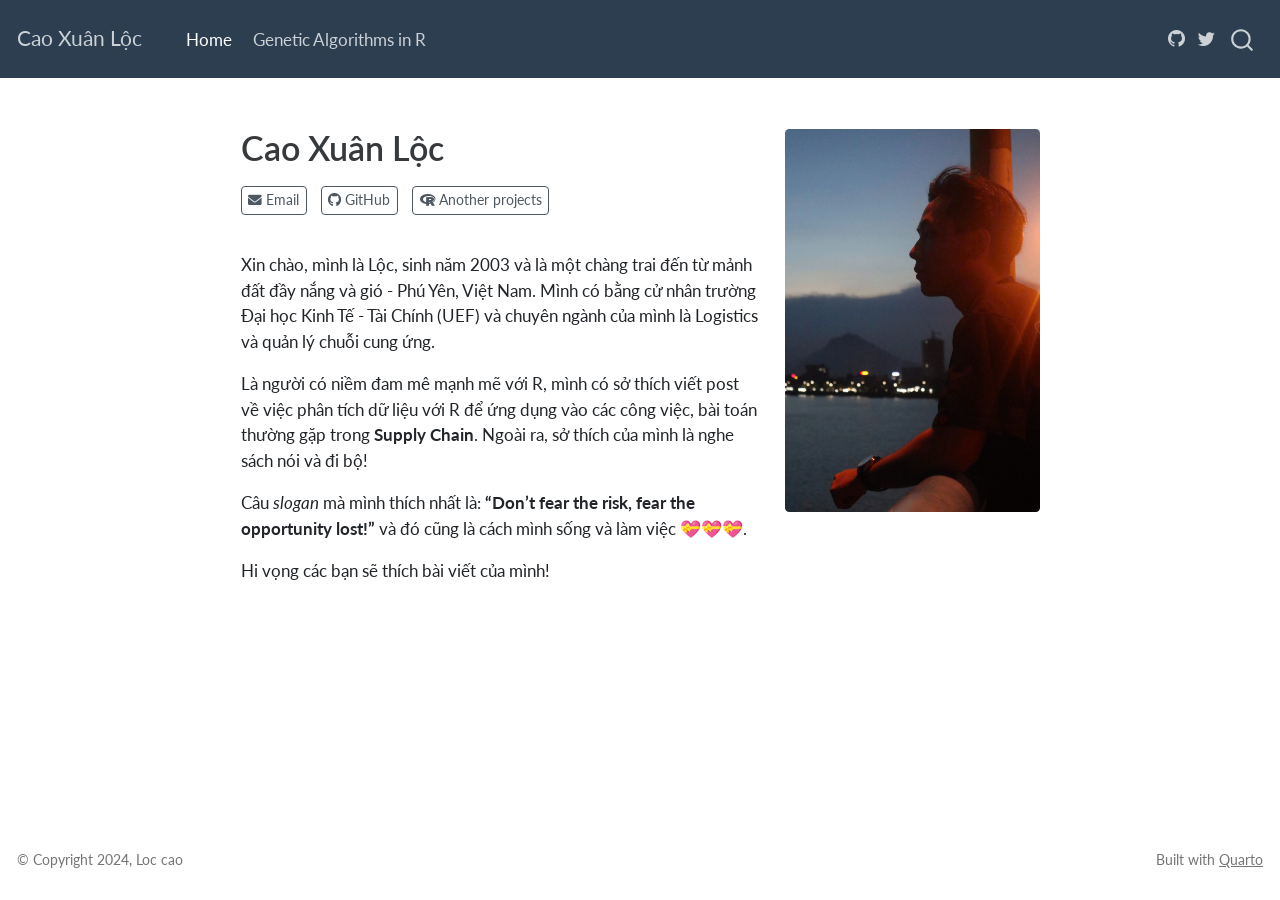
<file: docs/index.html>
<!DOCTYPE html>
<html xmlns="http://www.w3.org/1999/xhtml" lang="en" xml:lang="en"><head>

<meta charset="utf-8">
<meta name="generator" content="quarto-1.3.450">

<meta name="viewport" content="width=device-width, initial-scale=1.0, user-scalable=yes">


<title>Cao Xuân Lộc</title>
<style>
code{white-space: pre-wrap;}
span.smallcaps{font-variant: small-caps;}
div.columns{display: flex; gap: min(4vw, 1.5em);}
div.column{flex: auto; overflow-x: auto;}
div.hanging-indent{margin-left: 1.5em; text-indent: -1.5em;}
ul.task-list{list-style: none;}
ul.task-list li input[type="checkbox"] {
  width: 0.8em;
  margin: 0 0.8em 0.2em -1em; /* quarto-specific, see https://github.com/quarto-dev/quarto-cli/issues/4556 */ 
  vertical-align: middle;
}
</style>


<script src="site_libs/quarto-nav/quarto-nav.js"></script>
<script src="site_libs/quarto-nav/headroom.min.js"></script>
<script src="site_libs/clipboard/clipboard.min.js"></script>
<script src="site_libs/quarto-search/autocomplete.umd.js"></script>
<script src="site_libs/quarto-search/fuse.min.js"></script>
<script src="site_libs/quarto-search/quarto-search.js"></script>
<meta name="quarto:offset" content="./">
<script src="site_libs/quarto-html/quarto.js"></script>
<script src="site_libs/quarto-html/popper.min.js"></script>
<script src="site_libs/quarto-html/tippy.umd.min.js"></script>
<link href="site_libs/quarto-html/tippy.css" rel="stylesheet">
<link href="site_libs/quarto-html/quarto-syntax-highlighting.css" rel="stylesheet" id="quarto-text-highlighting-styles">
<script src="site_libs/bootstrap/bootstrap.min.js"></script>
<link href="site_libs/bootstrap/bootstrap-icons.css" rel="stylesheet">
<link href="site_libs/bootstrap/bootstrap.min.css" rel="stylesheet" id="quarto-bootstrap" data-mode="light">
<script id="quarto-search-options" type="application/json">{
  "location": "navbar",
  "copy-button": false,
  "collapse-after": 3,
  "panel-placement": "end",
  "type": "overlay",
  "limit": 20,
  "language": {
    "search-no-results-text": "No results",
    "search-matching-documents-text": "matching documents",
    "search-copy-link-title": "Copy link to search",
    "search-hide-matches-text": "Hide additional matches",
    "search-more-match-text": "more match in this document",
    "search-more-matches-text": "more matches in this document",
    "search-clear-button-title": "Clear",
    "search-detached-cancel-button-title": "Cancel",
    "search-submit-button-title": "Submit",
    "search-label": "Search"
  }
}</script>


</head>

<body class="nav-fixed fullcontent">

<div id="quarto-search-results"></div>
  <header id="quarto-header" class="headroom fixed-top">
    <nav class="navbar navbar-expand-lg navbar-dark ">
      <div class="navbar-container container-fluid">
      <div class="navbar-brand-container">
    <a class="navbar-brand" href="./index.html">
    <span class="navbar-title">Cao Xuân Lộc</span>
    </a>
  </div>
            <div id="quarto-search" class="" title="Search"></div>
          <button class="navbar-toggler" type="button" data-bs-toggle="collapse" data-bs-target="#navbarCollapse" aria-controls="navbarCollapse" aria-expanded="false" aria-label="Toggle navigation" onclick="if (window.quartoToggleHeadroom) { window.quartoToggleHeadroom(); }">
  <span class="navbar-toggler-icon"></span>
</button>
          <div class="collapse navbar-collapse" id="navbarCollapse">
            <ul class="navbar-nav navbar-nav-scroll me-auto">
  <li class="nav-item">
    <a class="nav-link active" href="./index.html" rel="" target="" aria-current="page">
 <span class="menu-text">Home</span></a>
  </li>  
  <li class="nav-item">
    <a class="nav-link" href="./GA.html" rel="" target="">
 <span class="menu-text">Genetic Algorithms in R</span></a>
  </li>  
</ul>
            <div class="quarto-navbar-tools ms-auto">
    <a href="https://github.com/Loccx78vn/Forecasting_time_series" rel="" title="Github" class="quarto-navigation-tool px-1" aria-label="Github"><i class="bi bi-github"></i></a>
    <a href="https://rpubs.com/loccx" rel="" title="Another projects" class="quarto-navigation-tool px-1" aria-label="Another projects"><i class="bi bi-twitter"></i></a>
</div>
          </div> <!-- /navcollapse -->
      </div> <!-- /container-fluid -->
    </nav>
</header>
<!-- content -->
<div id="quarto-content" class="quarto-container page-columns page-rows-contents page-layout-article page-navbar">
<!-- sidebar -->
<!-- margin-sidebar -->
    
<!-- main -->
<div class="quarto-about-solana column-body">
  <div class="about-entity">
    <div class="entity-contents">
      <header id="title-block-header" class="quarto-title-block default">
<div class="quarto-title">
<h1 class="title">Cao Xuân Lộc</h1>
</div>
<div class="quarto-title-meta">
  </div>
</header> <div class="about-links">
  <a href="mailto:loccaoxuan103@gmail.com" class="about-link" rel="" target="">
     <span class="about-link-text"><i class="fas fa-envelope"></i> Email</span>
  </a>
  <a href="https://github.com/Loccx78vn/" class="about-link" rel="" target="">
     <span class="about-link-text"><i class="fab fa-github"></i> GitHub</span>
  </a>
  <a href="https://rpubs.com/loccx" class="about-link" rel="" target="">
     <span class="about-link-text"><i class="fab fa-r-project"></i> Another projects</span>
  </a>
</div>
      <div class="about-contents"><main class="content" id="quarto-document-content">
<p><link rel="stylesheet" href="https://cdnjs.cloudflare.com/ajax/libs/font-awesome/6.0.0-beta3/css/all.min.css"></p>
<p>Xin chào, mình là Lộc, sinh năm 2003 và là một chàng trai đến từ mảnh đất đầy nắng và gió - Phú Yên, Việt Nam. Mình có bằng cử nhân trường Đại học Kinh Tế - Tài Chính (UEF) và chuyên ngành của mình là Logistics và quản lý chuỗi cung ứng.</p>
<p>Là người có niềm đam mê mạnh mẽ với R, mình có sở thích viết post về việc phân tích dữ liệu với R để ứng dụng vào các công việc, bài toán thường gặp trong <strong>Supply Chain</strong>. Ngoài ra, sở thích của mình là nghe sách nói và đi bộ!</p>
<p>Câu <em>slogan</em> mà mình thích nhất là: <strong>“Don’t fear the risk, fear the opportunity lost!”</strong> và đó cũng là cách mình sống và làm việc 💝💝💝.</p>
<p>Hi vọng các bạn sẽ thích bài viết của mình!</p>


</main></div>
    </div>
    <img src="ava.jpg" class="about-image
  rounded " style="width: 15em;">
  </div>
</div>
 <!-- /main -->
<script id="quarto-html-after-body" type="application/javascript">
window.document.addEventListener("DOMContentLoaded", function (event) {
  const toggleBodyColorMode = (bsSheetEl) => {
    const mode = bsSheetEl.getAttribute("data-mode");
    const bodyEl = window.document.querySelector("body");
    if (mode === "dark") {
      bodyEl.classList.add("quarto-dark");
      bodyEl.classList.remove("quarto-light");
    } else {
      bodyEl.classList.add("quarto-light");
      bodyEl.classList.remove("quarto-dark");
    }
  }
  const toggleBodyColorPrimary = () => {
    const bsSheetEl = window.document.querySelector("link#quarto-bootstrap");
    if (bsSheetEl) {
      toggleBodyColorMode(bsSheetEl);
    }
  }
  toggleBodyColorPrimary();  
  const isCodeAnnotation = (el) => {
    for (const clz of el.classList) {
      if (clz.startsWith('code-annotation-')) {                     
        return true;
      }
    }
    return false;
  }
  const clipboard = new window.ClipboardJS('.code-copy-button', {
    text: function(trigger) {
      const codeEl = trigger.previousElementSibling.cloneNode(true);
      for (const childEl of codeEl.children) {
        if (isCodeAnnotation(childEl)) {
          childEl.remove();
        }
      }
      return codeEl.innerText;
    }
  });
  clipboard.on('success', function(e) {
    // button target
    const button = e.trigger;
    // don't keep focus
    button.blur();
    // flash "checked"
    button.classList.add('code-copy-button-checked');
    var currentTitle = button.getAttribute("title");
    button.setAttribute("title", "Copied!");
    let tooltip;
    if (window.bootstrap) {
      button.setAttribute("data-bs-toggle", "tooltip");
      button.setAttribute("data-bs-placement", "left");
      button.setAttribute("data-bs-title", "Copied!");
      tooltip = new bootstrap.Tooltip(button, 
        { trigger: "manual", 
          customClass: "code-copy-button-tooltip",
          offset: [0, -8]});
      tooltip.show();    
    }
    setTimeout(function() {
      if (tooltip) {
        tooltip.hide();
        button.removeAttribute("data-bs-title");
        button.removeAttribute("data-bs-toggle");
        button.removeAttribute("data-bs-placement");
      }
      button.setAttribute("title", currentTitle);
      button.classList.remove('code-copy-button-checked');
    }, 1000);
    // clear code selection
    e.clearSelection();
  });
  function tippyHover(el, contentFn) {
    const config = {
      allowHTML: true,
      content: contentFn,
      maxWidth: 500,
      delay: 100,
      arrow: false,
      appendTo: function(el) {
          return el.parentElement;
      },
      interactive: true,
      interactiveBorder: 10,
      theme: 'quarto',
      placement: 'bottom-start'
    };
    window.tippy(el, config); 
  }
  const noterefs = window.document.querySelectorAll('a[role="doc-noteref"]');
  for (var i=0; i<noterefs.length; i++) {
    const ref = noterefs[i];
    tippyHover(ref, function() {
      // use id or data attribute instead here
      let href = ref.getAttribute('data-footnote-href') || ref.getAttribute('href');
      try { href = new URL(href).hash; } catch {}
      const id = href.replace(/^#\/?/, "");
      const note = window.document.getElementById(id);
      return note.innerHTML;
    });
  }
      let selectedAnnoteEl;
      const selectorForAnnotation = ( cell, annotation) => {
        let cellAttr = 'data-code-cell="' + cell + '"';
        let lineAttr = 'data-code-annotation="' +  annotation + '"';
        const selector = 'span[' + cellAttr + '][' + lineAttr + ']';
        return selector;
      }
      const selectCodeLines = (annoteEl) => {
        const doc = window.document;
        const targetCell = annoteEl.getAttribute("data-target-cell");
        const targetAnnotation = annoteEl.getAttribute("data-target-annotation");
        const annoteSpan = window.document.querySelector(selectorForAnnotation(targetCell, targetAnnotation));
        const lines = annoteSpan.getAttribute("data-code-lines").split(",");
        const lineIds = lines.map((line) => {
          return targetCell + "-" + line;
        })
        let top = null;
        let height = null;
        let parent = null;
        if (lineIds.length > 0) {
            //compute the position of the single el (top and bottom and make a div)
            const el = window.document.getElementById(lineIds[0]);
            top = el.offsetTop;
            height = el.offsetHeight;
            parent = el.parentElement.parentElement;
          if (lineIds.length > 1) {
            const lastEl = window.document.getElementById(lineIds[lineIds.length - 1]);
            const bottom = lastEl.offsetTop + lastEl.offsetHeight;
            height = bottom - top;
          }
          if (top !== null && height !== null && parent !== null) {
            // cook up a div (if necessary) and position it 
            let div = window.document.getElementById("code-annotation-line-highlight");
            if (div === null) {
              div = window.document.createElement("div");
              div.setAttribute("id", "code-annotation-line-highlight");
              div.style.position = 'absolute';
              parent.appendChild(div);
            }
            div.style.top = top - 2 + "px";
            div.style.height = height + 4 + "px";
            let gutterDiv = window.document.getElementById("code-annotation-line-highlight-gutter");
            if (gutterDiv === null) {
              gutterDiv = window.document.createElement("div");
              gutterDiv.setAttribute("id", "code-annotation-line-highlight-gutter");
              gutterDiv.style.position = 'absolute';
              const codeCell = window.document.getElementById(targetCell);
              const gutter = codeCell.querySelector('.code-annotation-gutter');
              gutter.appendChild(gutterDiv);
            }
            gutterDiv.style.top = top - 2 + "px";
            gutterDiv.style.height = height + 4 + "px";
          }
          selectedAnnoteEl = annoteEl;
        }
      };
      const unselectCodeLines = () => {
        const elementsIds = ["code-annotation-line-highlight", "code-annotation-line-highlight-gutter"];
        elementsIds.forEach((elId) => {
          const div = window.document.getElementById(elId);
          if (div) {
            div.remove();
          }
        });
        selectedAnnoteEl = undefined;
      };
      // Attach click handler to the DT
      const annoteDls = window.document.querySelectorAll('dt[data-target-cell]');
      for (const annoteDlNode of annoteDls) {
        annoteDlNode.addEventListener('click', (event) => {
          const clickedEl = event.target;
          if (clickedEl !== selectedAnnoteEl) {
            unselectCodeLines();
            const activeEl = window.document.querySelector('dt[data-target-cell].code-annotation-active');
            if (activeEl) {
              activeEl.classList.remove('code-annotation-active');
            }
            selectCodeLines(clickedEl);
            clickedEl.classList.add('code-annotation-active');
          } else {
            // Unselect the line
            unselectCodeLines();
            clickedEl.classList.remove('code-annotation-active');
          }
        });
      }
  const findCites = (el) => {
    const parentEl = el.parentElement;
    if (parentEl) {
      const cites = parentEl.dataset.cites;
      if (cites) {
        return {
          el,
          cites: cites.split(' ')
        };
      } else {
        return findCites(el.parentElement)
      }
    } else {
      return undefined;
    }
  };
  var bibliorefs = window.document.querySelectorAll('a[role="doc-biblioref"]');
  for (var i=0; i<bibliorefs.length; i++) {
    const ref = bibliorefs[i];
    const citeInfo = findCites(ref);
    if (citeInfo) {
      tippyHover(citeInfo.el, function() {
        var popup = window.document.createElement('div');
        citeInfo.cites.forEach(function(cite) {
          var citeDiv = window.document.createElement('div');
          citeDiv.classList.add('hanging-indent');
          citeDiv.classList.add('csl-entry');
          var biblioDiv = window.document.getElementById('ref-' + cite);
          if (biblioDiv) {
            citeDiv.innerHTML = biblioDiv.innerHTML;
          }
          popup.appendChild(citeDiv);
        });
        return popup.innerHTML;
      });
    }
  }
});
</script>
</div> <!-- /content -->
<footer class="footer">
  <div class="nav-footer">
    <div class="nav-footer-left">© Copyright 2024, Loc cao</div>   
    <div class="nav-footer-center">
      &nbsp;
    </div>
    <div class="nav-footer-right">Built with <a href="https://quarto.org/">Quarto</a></div>
  </div>
</footer>



</body></html>
</file>
<file: docs/site_libs/quarto-html/tippy.css>
.tippy-box[data-animation=fade][data-state=hidden]{opacity:0}[data-tippy-root]{max-width:calc(100vw - 10px)}.tippy-box{position:relative;background-color:#333;color:#fff;border-radius:4px;font-size:14px;line-height:1.4;white-space:normal;outline:0;transition-property:transform,visibility,opacity}.tippy-box[data-placement^=top]>.tippy-arrow{bottom:0}.tippy-box[data-placement^=top]>.tippy-arrow:before{bottom:-7px;left:0;border-width:8px 8px 0;border-top-color:initial;transform-origin:center top}.tippy-box[data-placement^=bottom]>.tippy-arrow{top:0}.tippy-box[data-placement^=bottom]>.tippy-arrow:before{top:-7px;left:0;border-width:0 8px 8px;border-bottom-color:initial;transform-origin:center bottom}.tippy-box[data-placement^=left]>.tippy-arrow{right:0}.tippy-box[data-placement^=left]>.tippy-arrow:before{border-width:8px 0 8px 8px;border-left-color:initial;right:-7px;transform-origin:center left}.tippy-box[data-placement^=right]>.tippy-arrow{left:0}.tippy-box[data-placement^=right]>.tippy-arrow:before{left:-7px;border-width:8px 8px 8px 0;border-right-color:initial;transform-origin:center right}.tippy-box[data-inertia][data-state=visible]{transition-timing-function:cubic-bezier(.54,1.5,.38,1.11)}.tippy-arrow{width:16px;height:16px;color:#333}.tippy-arrow:before{content:"";position:absolute;border-color:transparent;border-style:solid}.tippy-content{position:relative;padding:5px 9px;z-index:1}
</file>
<file: docs/site_libs/quarto-html/quarto-syntax-highlighting.css>
/* quarto syntax highlight colors */
:root {
  --quarto-hl-ot-color: #003B4F;
  --quarto-hl-at-color: #657422;
  --quarto-hl-ss-color: #20794D;
  --quarto-hl-an-color: #5E5E5E;
  --quarto-hl-fu-color: #4758AB;
  --quarto-hl-st-color: #20794D;
  --quarto-hl-cf-color: #003B4F;
  --quarto-hl-op-color: #5E5E5E;
  --quarto-hl-er-color: #AD0000;
  --quarto-hl-bn-color: #AD0000;
  --quarto-hl-al-color: #AD0000;
  --quarto-hl-va-color: #111111;
  --quarto-hl-bu-color: inherit;
  --quarto-hl-ex-color: inherit;
  --quarto-hl-pp-color: #AD0000;
  --quarto-hl-in-color: #5E5E5E;
  --quarto-hl-vs-color: #20794D;
  --quarto-hl-wa-color: #5E5E5E;
  --quarto-hl-do-color: #5E5E5E;
  --quarto-hl-im-color: #00769E;
  --quarto-hl-ch-color: #20794D;
  --quarto-hl-dt-color: #AD0000;
  --quarto-hl-fl-color: #AD0000;
  --quarto-hl-co-color: #5E5E5E;
  --quarto-hl-cv-color: #5E5E5E;
  --quarto-hl-cn-color: #8f5902;
  --quarto-hl-sc-color: #5E5E5E;
  --quarto-hl-dv-color: #AD0000;
  --quarto-hl-kw-color: #003B4F;
}

/* other quarto variables */
:root {
  --quarto-font-monospace: SFMono-Regular, Menlo, Monaco, Consolas, "Liberation Mono", "Courier New", monospace;
}

pre > code.sourceCode > span {
  color: #003B4F;
}

code span {
  color: #003B4F;
}

code.sourceCode > span {
  color: #003B4F;
}

div.sourceCode,
div.sourceCode pre.sourceCode {
  color: #003B4F;
}

code span.ot {
  color: #003B4F;
  font-style: inherit;
}

code span.at {
  color: #657422;
  font-style: inherit;
}

code span.ss {
  color: #20794D;
  font-style: inherit;
}

code span.an {
  color: #5E5E5E;
  font-style: inherit;
}

code span.fu {
  color: #4758AB;
  font-style: inherit;
}

code span.st {
  color: #20794D;
  font-style: inherit;
}

code span.cf {
  color: #003B4F;
  font-style: inherit;
}

code span.op {
  color: #5E5E5E;
  font-style: inherit;
}

code span.er {
  color: #AD0000;
  font-style: inherit;
}

code span.bn {
  color: #AD0000;
  font-style: inherit;
}

code span.al {
  color: #AD0000;
  font-style: inherit;
}

code span.va {
  color: #111111;
  font-style: inherit;
}

code span.bu {
  font-style: inherit;
}

code span.ex {
  font-style: inherit;
}

code span.pp {
  color: #AD0000;
  font-style: inherit;
}

code span.in {
  color: #5E5E5E;
  font-style: inherit;
}

code span.vs {
  color: #20794D;
  font-style: inherit;
}

code span.wa {
  color: #5E5E5E;
  font-style: italic;
}

code span.do {
  color: #5E5E5E;
  font-style: italic;
}

code span.im {
  color: #00769E;
  font-style: inherit;
}

code span.ch {
  color: #20794D;
  font-style: inherit;
}

code span.dt {
  color: #AD0000;
  font-style: inherit;
}

code span.fl {
  color: #AD0000;
  font-style: inherit;
}

code span.co {
  color: #5E5E5E;
  font-style: inherit;
}

code span.cv {
  color: #5E5E5E;
  font-style: italic;
}

code span.cn {
  color: #8f5902;
  font-style: inherit;
}

code span.sc {
  color: #5E5E5E;
  font-style: inherit;
}

code span.dv {
  color: #AD0000;
  font-style: inherit;
}

code span.kw {
  color: #003B4F;
  font-style: inherit;
}

.prevent-inlining {
  content: "</";
}

/*# sourceMappingURL=debc5d5d77c3f9108843748ff7464032.css.map */
</file>
